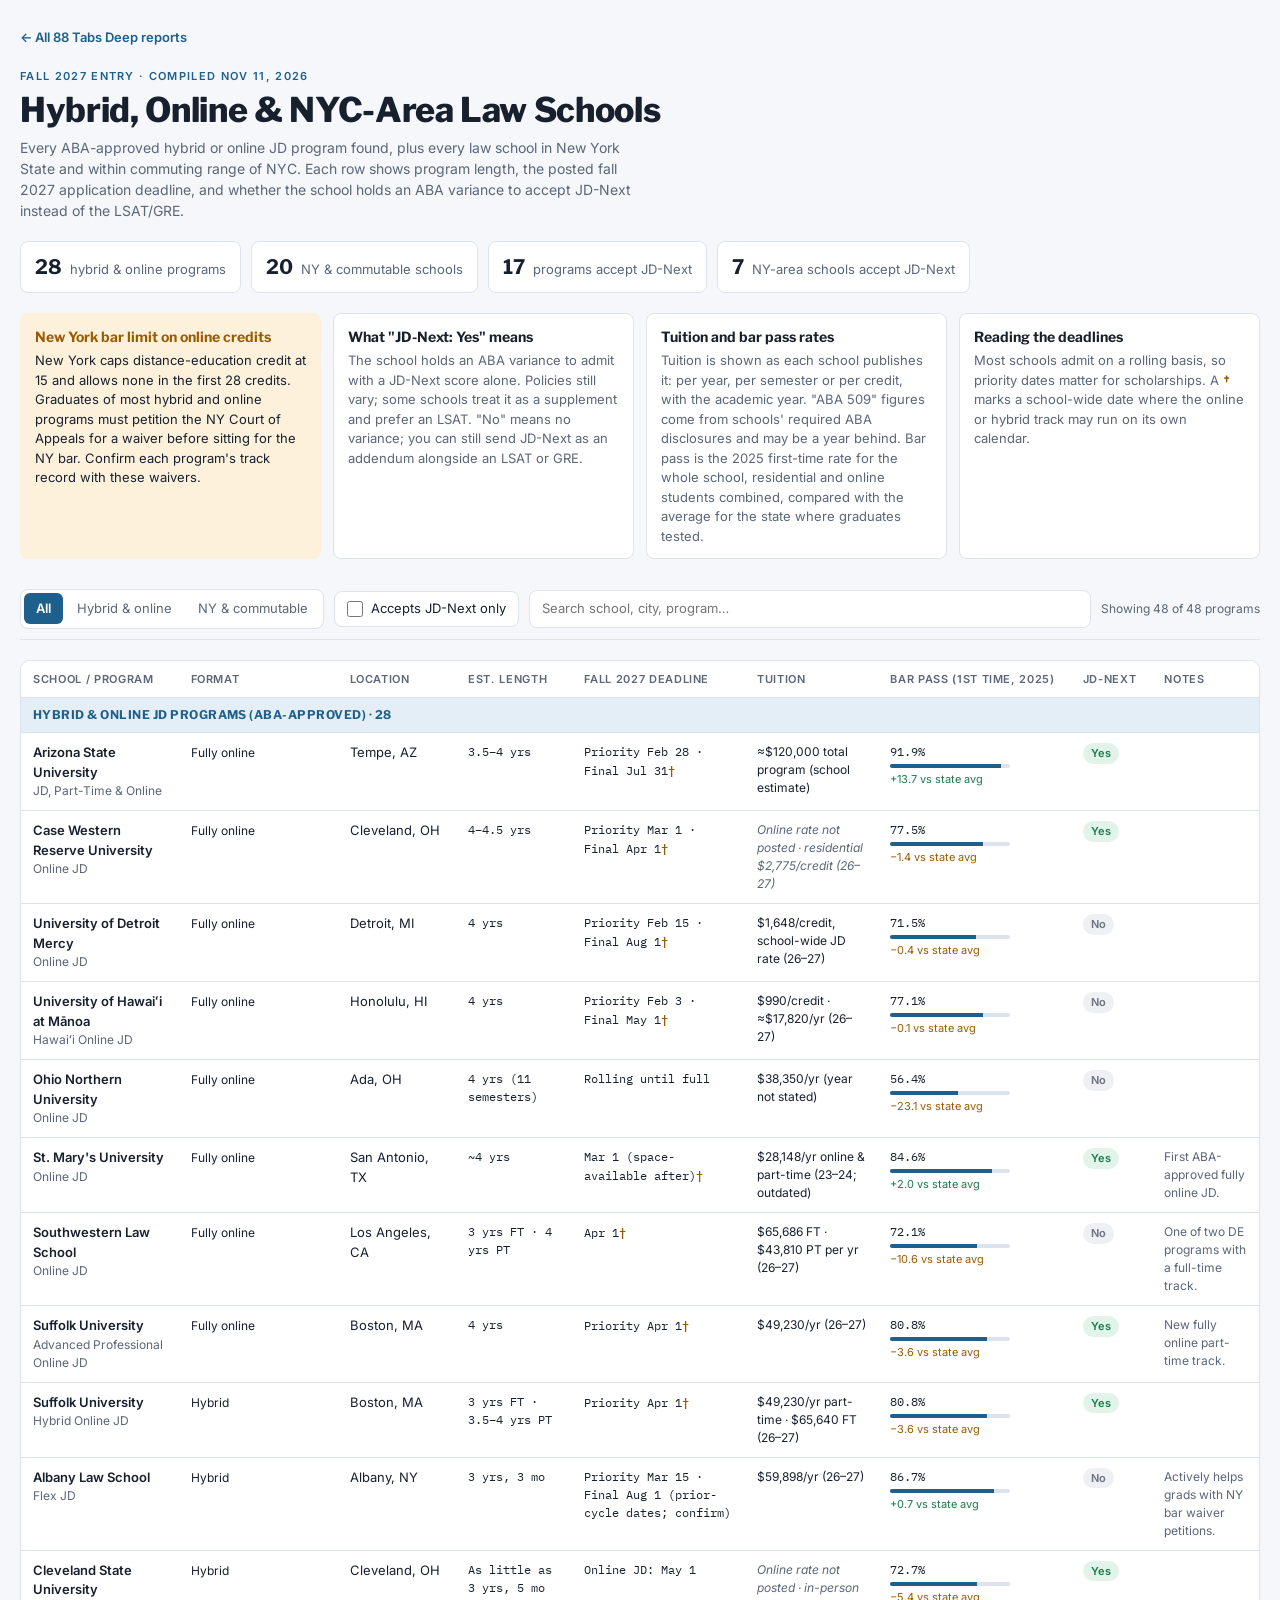
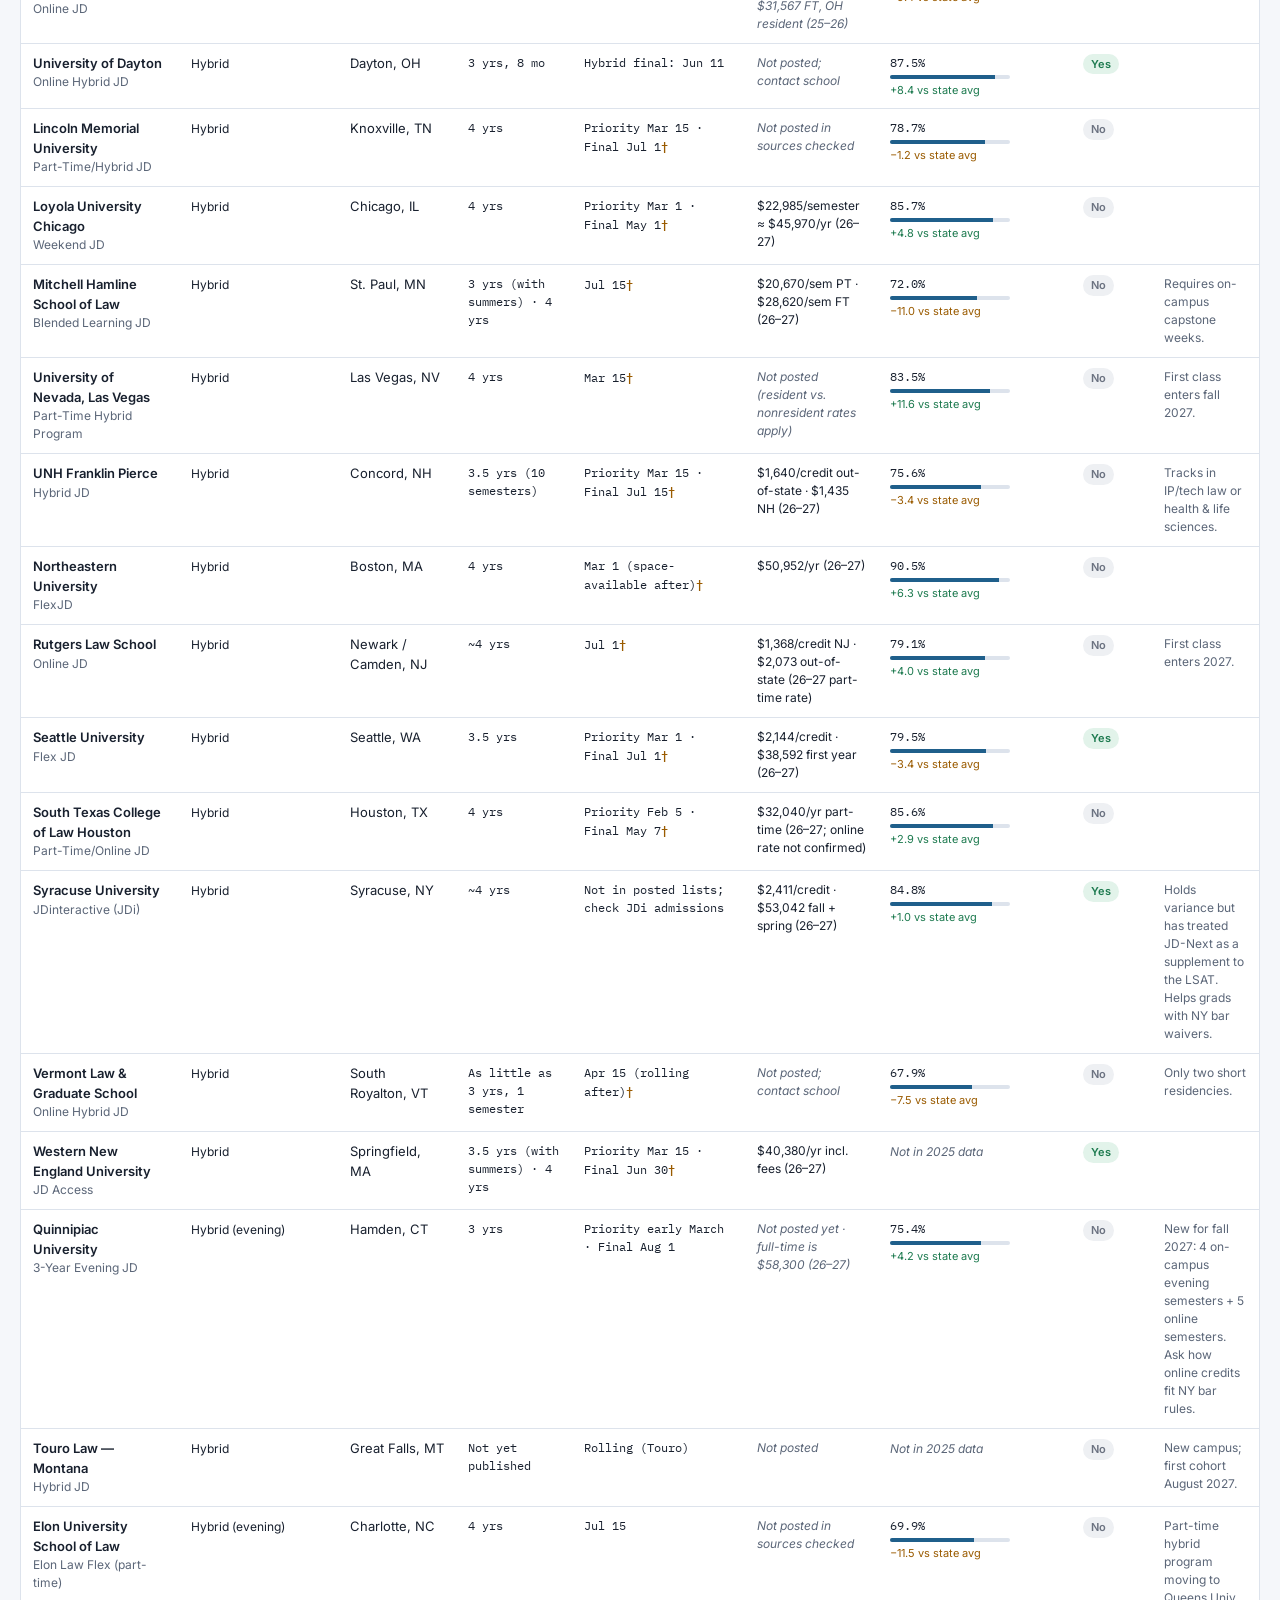
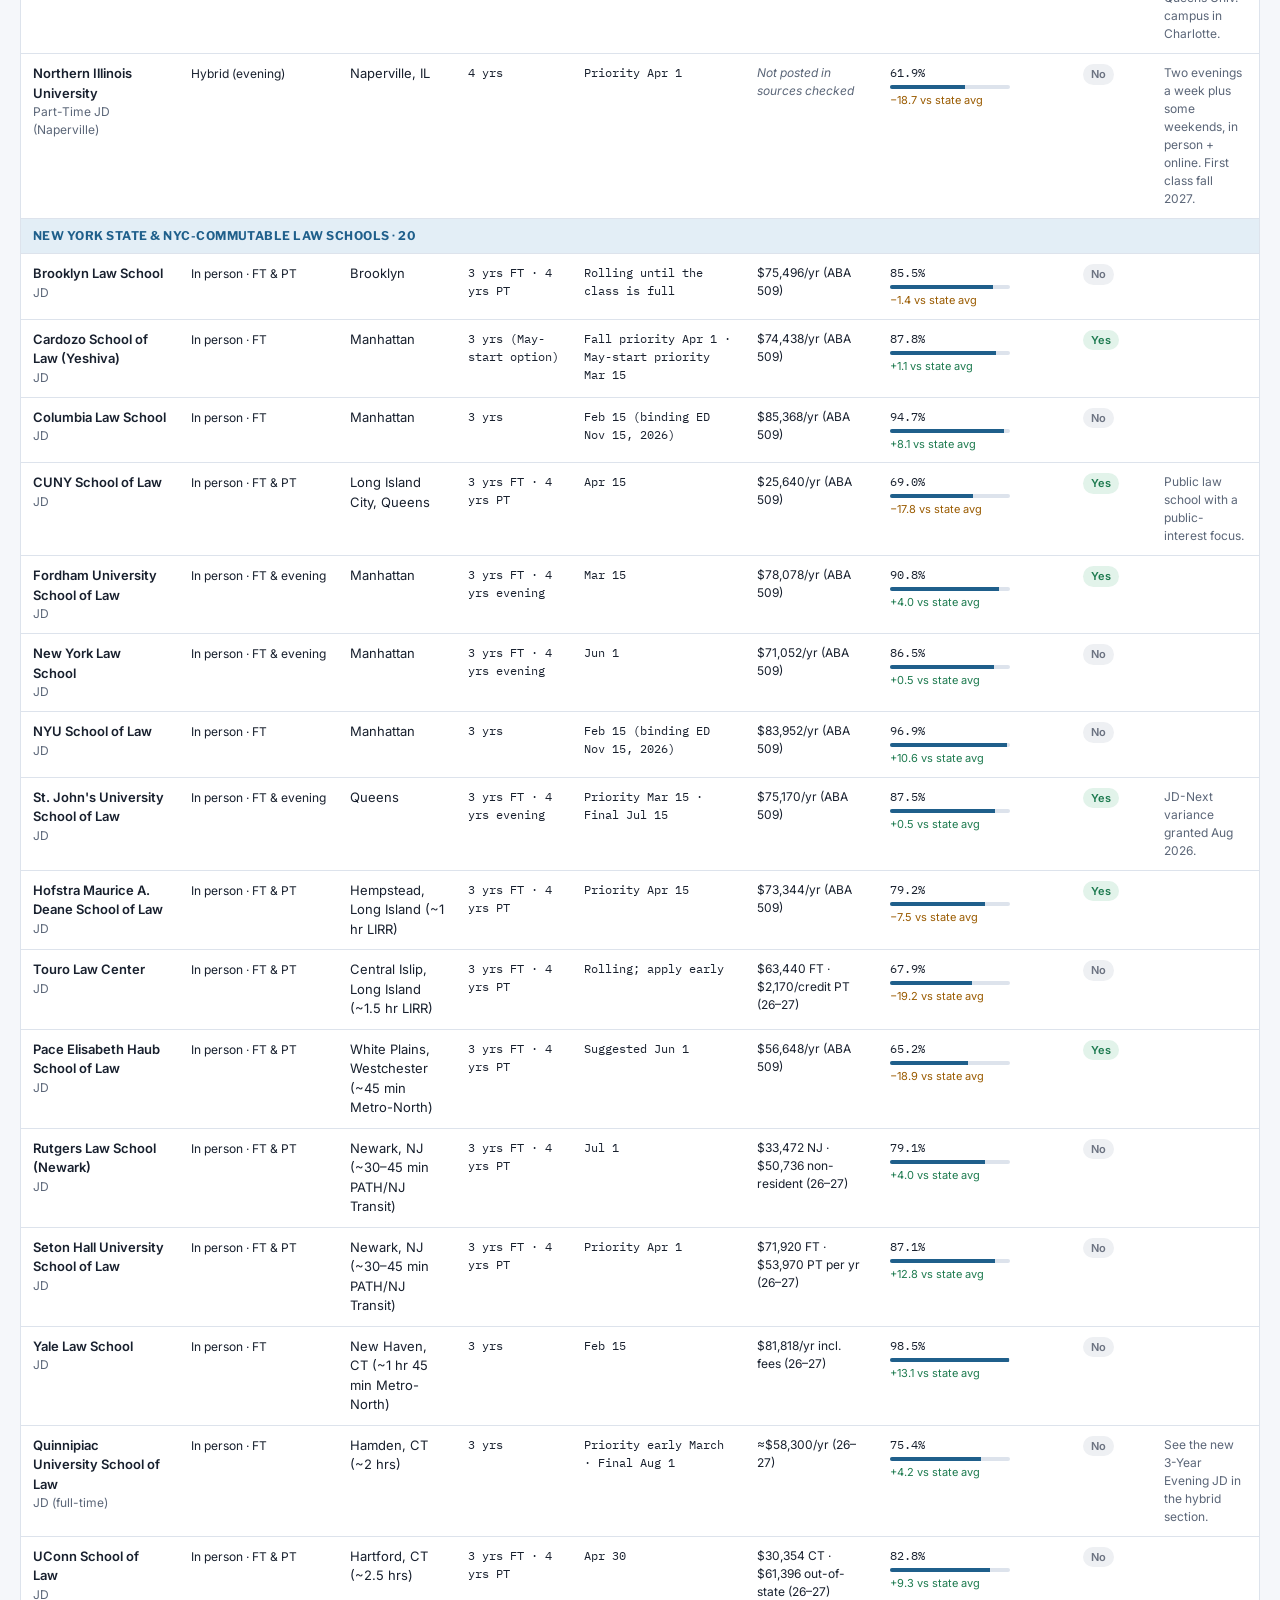
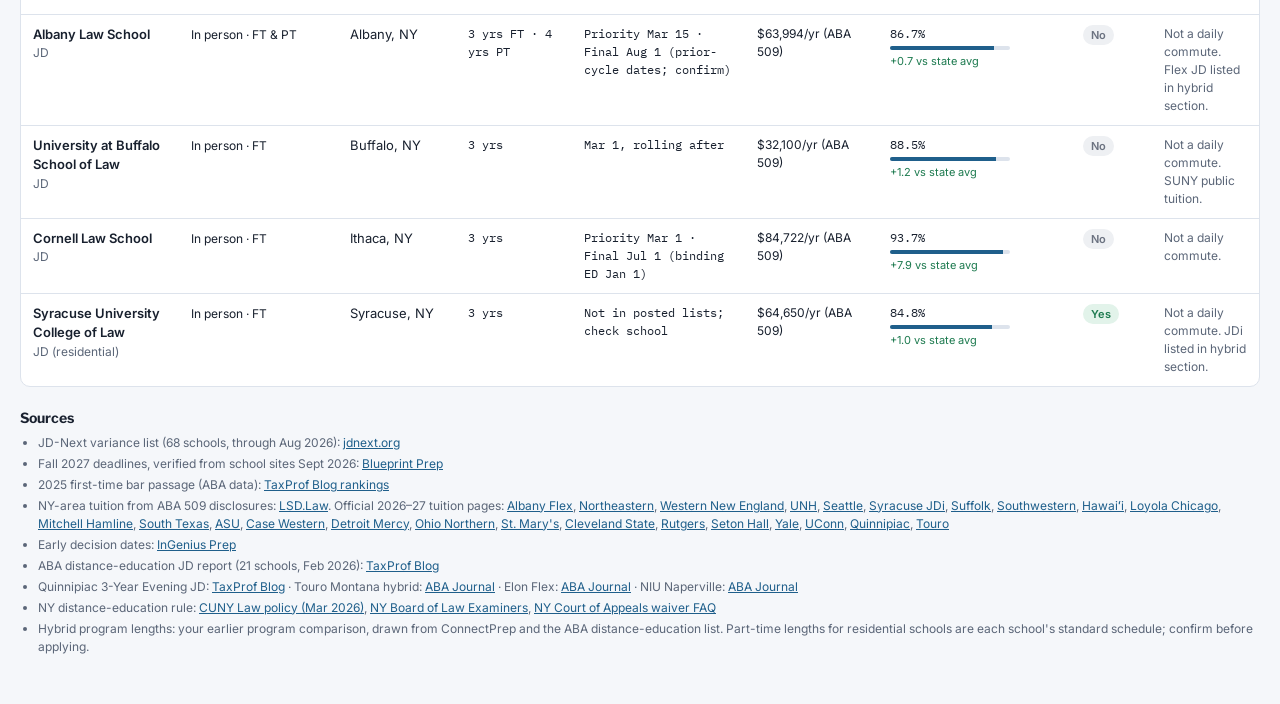
<file: index (1).html>
<!doctype html>
<html lang="en">
<head>
<meta charset="utf-8">
<meta name="viewport" content="width=device-width, initial-scale=1">
<title>Hybrid & NYC-Area JD Programs — 88 Tabs Deep</title>
<link rel="preconnect" href="https://fonts.googleapis.com">
<link rel="preconnect" href="https://fonts.gstatic.com" crossorigin>
<link rel="stylesheet" href="https://fonts.googleapis.com/css2?family=Libre+Franklin:wght@600;700;800&family=Inter:wght@400;500;600&family=IBM+Plex+Mono:wght@400;500&display=swap">
<style>
/* Layout: docket-style working table — header + summary, sticky filter bar, sortable table that stacks into cards on phones */
:root{
  --bg:#f5f7fa; --surface:#ffffff; --fg:#18202e; --muted:#5b6678; --line:#dde3ec;
  --accent:#1f5f8b; --accent-soft:#e3eef6;
  --yes:#1d7a4f; --yes-soft:#e2f3ea; --no:#6b7280; --no-soft:#eef0f3; --warn:#9a5b00; --warn-soft:#fdf1dc;
  --f-display:"Libre Franklin", "Helvetica Neue", Arial, sans-serif;
  --f-body:"Inter", system-ui, -apple-system, "Segoe UI", sans-serif;
  --f-mono:"IBM Plex Mono", ui-monospace, Menlo, Consolas, monospace;
}
@media (prefers-color-scheme: dark){:root:not([data-theme="light"]){
  --bg:#0f141c; --surface:#161d28; --fg:#e6ebf2; --muted:#9aa6b8; --line:#273142;
  --accent:#6fb2e0; --accent-soft:#1b2c3c;
  --yes:#5fd39a; --yes-soft:#163527; --no:#a3acb9; --no-soft:#222a36; --warn:#f0b35c; --warn-soft:#3a2c14; color-scheme:dark}}
:root[data-theme="dark"]{
  --bg:#0f141c; --surface:#161d28; --fg:#e6ebf2; --muted:#9aa6b8; --line:#273142;
  --accent:#6fb2e0; --accent-soft:#1b2c3c;
  --yes:#5fd39a; --yes-soft:#163527; --no:#a3acb9; --no-soft:#222a36; --warn:#f0b35c; --warn-soft:#3a2c14; color-scheme:dark}
body{background:var(--bg);color:var(--fg);font-family:var(--f-body);font-size:14px;line-height:1.5}
.wrap{max-width:1240px;margin:0 auto;padding-block:28px 48px;padding-left:max(16px, env(safe-area-inset-left, 0px));padding-right:max(16px, env(safe-area-inset-right, 0px));display:flex;flex-direction:column;gap:20px}
h1{font-family:var(--f-display);font-weight:800;font-size:clamp(24px,3.4vw,34px);line-height:1.15;margin:0;text-wrap:balance;letter-spacing:-0.01em}
.eyebrow{font-size:11px;letter-spacing:.12em;text-transform:uppercase;color:var(--accent);font-weight:600;margin:0 0 6px}
.lede{color:var(--muted);max-width:68ch;margin:8px 0 0}
.stats{display:flex;flex-wrap:wrap;gap:10px}
.stat{background:var(--surface);border:1px solid var(--line);border-radius:8px;padding:10px 14px;display:flex;align-items:baseline;gap:8px}
.stat b{font-family:var(--f-display);font-size:20px;font-variant-numeric:tabular-nums}
.stat span{color:var(--muted);font-size:13px}
.callouts{display:grid;grid-template-columns:repeat(auto-fit,minmax(280px,1fr));gap:12px}
.callout{background:var(--surface);border:1px solid var(--line);border-radius:8px;padding:12px 14px;min-width:0}
.callout h2{font-family:var(--f-display);font-size:14px;margin:0 0 4px}
.callout p{margin:0;color:var(--muted);font-size:13px}
.callout.warn{background:var(--warn-soft);border-color:transparent}
.callout.warn h2{color:var(--warn)}
.callout.warn p{color:var(--fg)}
.bar{position:sticky;top:env(safe-area-inset-top, 0px);z-index:5;background:var(--bg);padding-block:10px;display:flex;flex-wrap:wrap;gap:10px;align-items:center;border-bottom:1px solid var(--line)}
body::before{content:"";position:fixed;inset:0 0 auto;height:env(safe-area-inset-top, 0px);z-index:10;background:var(--bg)}
.seg{display:inline-flex;background:var(--surface);border:1px solid var(--line);border-radius:8px;padding:3px;gap:2px;flex-wrap:wrap}
.seg button{font:inherit;font-size:13px;border:0;background:transparent;color:var(--muted);padding:6px 12px;border-radius:6px;cursor:pointer}
.seg button[aria-pressed="true"]{background:var(--accent);color:var(--surface);font-weight:600}
.seg button:focus-visible,.toggle input:focus-visible,#q:focus-visible,th button:focus-visible{outline:2px solid var(--accent);outline-offset:2px}
.toggle{display:inline-flex;align-items:center;gap:8px;font-size:13px;background:var(--surface);border:1px solid var(--line);border-radius:8px;padding:7px 12px;cursor:pointer}
.toggle input{accent-color:var(--yes);width:16px;height:16px;margin:0}
#q{font:inherit;font-size:13px;background:var(--surface);color:var(--fg);border:1px solid var(--line);border-radius:8px;padding:8px 12px;flex:1 1 200px;min-width:0}
.count{font-size:12px;color:var(--muted);margin-left:auto;font-variant-numeric:tabular-nums}
.tablebox{overflow-x:auto;background:var(--surface);border:1px solid var(--line);border-radius:10px}
table{width:100%;border-collapse:collapse;font-size:13px}
th{text-align:left;font-size:11px;letter-spacing:.06em;text-transform:uppercase;color:var(--muted);font-weight:600;border-bottom:1px solid var(--line);padding:0;white-space:nowrap;background:var(--surface)}
th button{all:unset;display:block;padding:10px 12px;cursor:pointer}
th button::after{content:"";margin-left:4px}
th[aria-sort="ascending"] button::after{content:"↑"}
th[aria-sort="descending"] button::after{content:"↓"}
td{padding:10px 12px;border-bottom:1px solid var(--line);vertical-align:top}
tr:last-child td{border-bottom:0}
tr.grp td{background:var(--accent-soft);font-family:var(--f-display);font-weight:700;font-size:12px;letter-spacing:.04em;text-transform:uppercase;color:var(--accent);padding:8px 12px}
.school{font-weight:600}
.prog{color:var(--muted);font-size:12px}
.mono{font-family:var(--f-mono);font-size:12px;font-variant-numeric:tabular-nums}
.chip{display:inline-block;font-size:11px;font-weight:600;padding:2px 8px;border-radius:999px;white-space:nowrap}
.chip.y{background:var(--yes-soft);color:var(--yes)}
.chip.n{background:var(--no-soft);color:var(--no)}
.fmt{font-size:12px;white-space:nowrap}
.note{color:var(--muted);font-size:12px;max-width:34ch}
.tu{font-size:12px;max-width:24ch}
.na{color:var(--muted);font-style:italic;font-size:12px}
.bp{display:flex;flex-direction:column;gap:3px;min-width:110px}
.meter{display:block;height:4px;border-radius:2px;background:var(--line);overflow:hidden;width:100%;max-width:120px}
.meter i{display:block;height:100%;background:var(--accent)}
.vs{font-size:11px;white-space:nowrap}
.vs.up{color:var(--yes)}
.vs.down{color:var(--warn)}
.flag{color:var(--warn);font-weight:600}
.sources{font-size:12px;color:var(--muted)}
.sources h2{font-family:var(--f-display);font-size:14px;color:var(--fg);margin:0 0 6px}
.sources ul{margin:0;padding-left:18px;display:grid;gap:3px}
.sources a{color:var(--accent)}
@media (max-width:760px){
  thead{display:none}
  table,tbody,tr,td{display:block;width:100%}
  .tablebox{background:transparent;border:0;overflow:visible}
  tbody{display:flex;flex-direction:column;gap:10px}
  tr.row{background:var(--surface);border:1px solid var(--line);border-radius:10px;padding:10px 12px;display:grid;grid-template-columns:1fr 1fr;gap:6px 12px}
  tr.row td{border:0;padding:0;min-width:0}
  tr.row td::before{content:attr(data-l);display:block;font-size:10px;letter-spacing:.08em;text-transform:uppercase;color:var(--muted);font-weight:600}
  tr.row td.c-school{grid-column:1/-1}
  tr.row td.c-school::before{display:none}
  tr.row td.c-note{grid-column:1/-1}
  tr.row td.c-note:empty{display:none}
  .note{max-width:none}
  tr.grp td{border-radius:8px}
  .count{margin-left:0;width:100%}
}
@media (prefers-reduced-motion:reduce){*{transition:none!important}}
body{margin:0}
.back{font-size:13px;color:var(--accent);text-decoration:none;font-weight:600}
</style>
</head>
<body>

<div class="wrap">
  <a class="back" href="../../">← All 88 Tabs Deep reports</a>
  <header>
    <p class="eyebrow">Fall 2027 entry · compiled Nov 11, 2026</p>
    <h1>Hybrid, Online &amp; NYC-Area Law Schools</h1>
    <p class="lede">Every ABA-approved hybrid or online JD program found, plus every law school in New York State and within commuting range of NYC. Each row shows program length, the posted fall 2027 application deadline, and whether the school holds an ABA variance to accept JD-Next instead of the LSAT/GRE.</p>
  </header>

  <div class="stats" id="stats"></div>

  <div class="callouts">
    <div class="callout warn">
      <h2>New York bar limit on online credits</h2>
      <p>New York caps distance-education credit at 15 and allows none in the first 28 credits. Graduates of most hybrid and online programs must petition the NY Court of Appeals for a waiver before sitting for the NY bar. Confirm each program's track record with these waivers.</p>
    </div>
    <div class="callout">
      <h2>What "JD-Next: Yes" means</h2>
      <p>The school holds an ABA variance to admit with a JD-Next score alone. Policies still vary; some schools treat it as a supplement and prefer an LSAT. "No" means no variance; you can still send JD-Next as an addendum alongside an LSAT or GRE.</p>
    </div>
    <div class="callout">
      <h2>Tuition and bar pass rates</h2>
      <p>Tuition is shown as each school publishes it: per year, per semester or per credit, with the academic year. "ABA 509" figures come from schools' required ABA disclosures and may be a year behind. Bar pass is the 2025 first-time rate for the whole school, residential and online students combined, compared with the average for the state where graduates tested.</p>
    </div>
    <div class="callout">
      <h2>Reading the deadlines</h2>
      <p>Most schools admit on a rolling basis, so priority dates matter for scholarships. A <span class="flag">†</span> marks a school-wide date where the online or hybrid track may run on its own calendar.</p>
    </div>
  </div>

  <div class="bar" role="toolbar" aria-label="Filters">
    <div class="seg" id="seg">
      <button type="button" id="f-all" data-v="all" aria-pressed="true">All</button>
      <button type="button" id="f-hy" data-v="hy" aria-pressed="false">Hybrid &amp; online</button>
      <button type="button" id="f-ny" data-v="ny" aria-pressed="false">NY &amp; commutable</button>
    </div>
    <label class="toggle" for="jdn"><input type="checkbox" id="jdn"> Accepts JD-Next only</label>
    <input type="search" id="q" placeholder="Search school, city, program…" aria-label="Search">
    <span class="count" id="count"></span>
  </div>

  <div class="tablebox">
    <table>
      <thead><tr id="hdr"></tr></thead>
      <tbody id="tb"></tbody>
    </table>
  </div>

  <section class="sources">
    <h2>Sources</h2>
    <ul>
      <li>JD-Next variance list (68 schools, through Aug 2026): <a href="https://jdnext.org/for-schools/jd-next-variance-schools/">jdnext.org</a></li>
      <li>Fall 2027 deadlines, verified from school sites Sept 2026: <a href="https://blog.blueprintprep.com/lsat/law-school-application-deadlines/">Blueprint Prep</a></li>
      <li>2025 first-time bar passage (ABA data): <a href="https://taxprofblog.aals.org/2026/05/10/law-school-rankings-by-first-time-bar-passage-rate-class-of-2025/">TaxProf Blog rankings</a></li>
      <li>NY-area tuition from ABA 509 disclosures: <a href="https://lsd.law/schools/in/new-york">LSD.Law</a>. Official 2026–27 tuition pages: <a href="https://www.albanylaw.edu/applications-admissions/cost-attendance-flex-juris-doctor-jd-students">Albany Flex</a>, <a href="https://law.northeastern.edu/admissions/flexjd/tuition-and-budgeting">Northeastern</a>, <a href="https://wne.edu/law/cost-and-aid/juris-doctor">Western New England</a>, <a href="https://www.unh.edu/business-services/tuition-fees/unh-franklin-pierce-school-law-tuition-fees">UNH</a>, <a href="https://law.seattleu.edu/student-life/student-services/student-financial-services/tuition-and-fees">Seattle</a>, <a href="https://law.syracuse.edu/financial-aid/cost-of-attendance-jdinteractive">Syracuse JDi</a>, <a href="https://www.suffolk.edu/about/directory/student-account-services/tuition-fees/tuition-rates-2026-27">Suffolk</a>, <a href="https://www.swlaw.edu/node/221">Southwestern</a>, <a href="https://law.hawaii.edu/admissions/tuition/">Hawaiʻi</a>, <a href="https://www.luc.edu/bursar/tuitionfees/2026-2027/law/">Loyola Chicago</a>, <a href="https://mitchellhamline.edu/student-finances/tuition-page/2026-27-tuition-and-fees/">Mitchell Hamline</a>, <a href="https://www.stcl.edu/admissions/tuition-and-fees/">South Texas</a>, <a href="https://law.asu.edu/degree-programs/jd-online-new">ASU</a>, <a href="https://case.edu/law/admissions/jd-admissions/jd-tuition-and-aid">Case Western</a>, <a href="https://law.udmercy.edu/students/financial-aid1/tuition-cost-of-attendance.php">Detroit Mercy</a>, <a href="https://law.onu.edu/tuition-and-financial-aid">Ohio Northern</a>, <a href="https://law.stmarytx.edu/?p=2110">St. Mary's</a>, <a href="https://www.law.csuohio.edu/admissions/financing/tuition">Cleveland State</a>, <a href="https://law.rutgers.edu/cost">Rutgers</a>, <a href="https://law.shu.edu/financial-aid/tuition-and-fees.html">Seton Hall</a>, <a href="https://catalog.yale.edu/law/admissions-expenses-financial-aid/">Yale</a>, <a href="https://law.uconn.edu/student-life/tuition-and-financial-aid/tuition-fees-and-cost-of-attendance/">UConn</a>, <a href="https://law.qu.edu/tuition-and-financial-aid/costs-and-budgets">Quinnipiac</a>, <a href="https://www.tourolaw.edu/admissions/31">Touro</a></li>
      <li>Early decision dates: <a href="https://ingeniusprep.com/blog/law-schools-with-early-decision/">InGenius Prep</a></li>
      <li>ABA distance-education JD report (21 schools, Feb 2026): <a href="https://taxprofblog.aals.org/2026/09/27/21-law-schools-offer-online-jd-degrees/">TaxProf Blog</a></li>
      <li>Quinnipiac 3-Year Evening JD: <a href="https://taxprofblog.aals.org/2026/09/12/quinnipiac-launches-three-year-evening-jd/">TaxProf Blog</a> · Touro Montana hybrid: <a href="https://www.abajournal.com/news/article/touro-law-to-expand-to-montana-with-hybrid-program">ABA Journal</a> · Elon Flex: <a href="https://www.abajournal.com/news/article/elon-university-gets-nod-from-legal-ed-council-to-move-forward-on-merger">ABA Journal</a> · NIU Naperville: <a href="https://www.abajournal.com/news/article/high-point-northern-illinois-law-schools-get-nod-from-legal-ed-council">ABA Journal</a></li>
      <li>NY distance-education rule: <a href="https://www.law.cuny.edu/wp-content/uploads/page-assets/it/distance-learning/Distance-Education-Policy-3_24_26.pdf">CUNY Law policy (Mar 2026)</a>, <a href="https://nybarexam.org/Eligible/Eligibility.htm">NY Board of Law Examiners</a>, <a href="https://www.nycourts.gov/CTAPPs/admattrnyfaq.html">NY Court of Appeals waiver FAQ</a></li>
      <li>Hybrid program lengths: your earlier program comparison, drawn from ConnectPrep and the ABA distance-education list. Part-time lengths for residential schools are each school's standard schedule; confirm before applying.</li>
    </ul>
  </section>
</div>

<script>
const D = [
 // Hybrid & fully online (national)
 ["hy","Arizona State University","JD, Part-Time & Online","Fully online","Tempe, AZ","National","3.5–4 yrs",3.75,"Priority Feb 28 · Final Jul 31†",20270228,"Y",""],
 ["hy","Case Western Reserve University","Online JD","Fully online","Cleveland, OH","National","4–4.5 yrs",4.25,"Priority Mar 1 · Final Apr 1†",20270301,"Y",""],
 ["hy","University of Detroit Mercy","Online JD","Fully online","Detroit, MI","National","4 yrs",4,"Priority Feb 15 · Final Aug 1†",20270215,"N",""],
 ["hy","University of Hawaiʻi at Mānoa","Hawaiʻi Online JD","Fully online","Honolulu, HI","National","4 yrs",4,"Priority Feb 3 · Final May 1†",20270203,"N",""],
 ["hy","Ohio Northern University","Online JD","Fully online","Ada, OH","National","4 yrs (11 semesters)",4,"Rolling until full",99999999,"N",""],
 ["hy","St. Mary's University","Online JD","Fully online","San Antonio, TX","National","~4 yrs",4,"Mar 1 (space-available after)†",20270301,"Y","First ABA-approved fully online JD."],
 ["hy","Southwestern Law School","Online JD","Fully online","Los Angeles, CA","National","3 yrs FT · 4 yrs PT",3,"Apr 1†",20270401,"N","One of two DE programs with a full-time track."],
 ["hy","Suffolk University","Advanced Professional Online JD","Fully online","Boston, MA","National","4 yrs",4,"Priority Apr 1†",20270401,"Y","New fully online part-time track."],
 ["hy","Suffolk University","Hybrid Online JD","Hybrid","Boston, MA","National","3 yrs FT · 3.5–4 yrs PT",3,"Priority Apr 1†",20270401,"Y",""],
 ["hy","Albany Law School","Flex JD","Hybrid","Albany, NY","Upstate NY","3 yrs, 3 mo",3.25,"Priority Mar 15 · Final Aug 1 (prior-cycle dates; confirm)",20270315,"N","Actively helps grads with NY bar waiver petitions."],
 ["hy","Cleveland State University","Online JD","Hybrid","Cleveland, OH","National","As little as 3 yrs, 5 mo",3.42,"Online JD: May 1",20270501,"Y",""],
 ["hy","University of Dayton","Online Hybrid JD","Hybrid","Dayton, OH","National","3 yrs, 8 mo",3.67,"Hybrid final: Jun 11",20270611,"Y",""],
 ["hy","Lincoln Memorial University","Part-Time/Hybrid JD","Hybrid","Knoxville, TN","National","4 yrs",4,"Priority Mar 15 · Final Jul 1†",20270315,"N",""],
 ["hy","Loyola University Chicago","Weekend JD","Hybrid","Chicago, IL","National","4 yrs",4,"Priority Mar 1 · Final May 1†",20270301,"N",""],
 ["hy","Mitchell Hamline School of Law","Blended Learning JD","Hybrid","St. Paul, MN","National","3 yrs (with summers) · 4 yrs",3,"Jul 15†",20270715,"N","Requires on-campus capstone weeks."],
 ["hy","University of Nevada, Las Vegas","Part-Time Hybrid Program","Hybrid","Las Vegas, NV","National","4 yrs",4,"Mar 15†",20270315,"N","First class enters fall 2027."],
 ["hy","UNH Franklin Pierce","Hybrid JD","Hybrid","Concord, NH","National","3.5 yrs (10 semesters)",3.5,"Priority Mar 15 · Final Jul 15†",20270315,"N","Tracks in IP/tech law or health & life sciences."],
 ["hy","Northeastern University","FlexJD","Hybrid","Boston, MA","National","4 yrs",4,"Mar 1 (space-available after)†",20270301,"N",""],
 ["hy","Rutgers Law School","Online JD","Hybrid","Newark / Camden, NJ","NJ","~4 yrs",4,"Jul 1†",20270701,"N","First class enters 2027."],
 ["hy","Seattle University","Flex JD","Hybrid","Seattle, WA","National","3.5 yrs",3.5,"Priority Mar 1 · Final Jul 1†",20270301,"Y",""],
 ["hy","South Texas College of Law Houston","Part-Time/Online JD","Hybrid","Houston, TX","National","4 yrs",4,"Priority Feb 5 · Final May 7†",20270205,"N",""],
 ["hy","Syracuse University","JDinteractive (JDi)","Hybrid","Syracuse, NY","Upstate NY","~4 yrs",4,"Not in posted lists; check JDi admissions",99999998,"Y","Holds variance but has treated JD-Next as a supplement to the LSAT. Helps grads with NY bar waivers."],
 ["hy","Vermont Law & Graduate School","Online Hybrid JD","Hybrid","South Royalton, VT","National","As little as 3 yrs, 1 semester",3.17,"Apr 15 (rolling after)†",20270415,"N","Only two short residencies."],
 ["hy","Western New England University","JD Access","Hybrid","Springfield, MA","National","3.5 yrs (with summers) · 4 yrs",3.5,"Priority Mar 15 · Final Jun 30†",20270315,"Y",""],
 ["hy","Quinnipiac University","3-Year Evening JD","Hybrid (evening)","Hamden, CT","CT","3 yrs",3,"Priority early March · Final Aug 1",20270305,"N","New for fall 2027: 4 on-campus evening semesters + 5 online semesters. Ask how online credits fit NY bar rules."],
 ["hy","Touro Law — Montana","Hybrid JD","Hybrid","Great Falls, MT","National","Not yet published",9,"Rolling (Touro)",99999999,"N","New campus; first cohort August 2027."],
 ["hy","Elon University School of Law","Elon Law Flex (part-time)","Hybrid (evening)","Charlotte, NC","National","4 yrs",4,"Jul 15",20270715,"N","Part-time hybrid program moving to Queens Univ. campus in Charlotte."],
 ["hy","Northern Illinois University","Part-Time JD (Naperville)","Hybrid (evening)","Naperville, IL","National","4 yrs",4,"Priority Apr 1",20270401,"N","Two evenings a week plus some weekends, in person + online. First class fall 2027."],
 // NY & commutable — residential
 ["ny","Brooklyn Law School","JD","In person · FT & PT","Brooklyn","NYC","3 yrs FT · 4 yrs PT",3,"Rolling until the class is full",99999999,"N",""],
 ["ny","Cardozo School of Law (Yeshiva)","JD","In person · FT","Manhattan","NYC","3 yrs (May-start option)",3,"Fall priority Apr 1 · May-start priority Mar 15",20270401,"Y",""],
 ["ny","Columbia Law School","JD","In person · FT","Manhattan","NYC","3 yrs",3,"Feb 15 (binding ED Nov 15, 2026)",20270215,"N",""],
 ["ny","CUNY School of Law","JD","In person · FT & PT","Long Island City, Queens","NYC","3 yrs FT · 4 yrs PT",3,"Apr 15",20270415,"Y","Public law school with a public-interest focus."],
 ["ny","Fordham University School of Law","JD","In person · FT & evening","Manhattan","NYC","3 yrs FT · 4 yrs evening",3,"Mar 15",20270315,"Y",""],
 ["ny","New York Law School","JD","In person · FT & evening","Manhattan","NYC","3 yrs FT · 4 yrs evening",3,"Jun 1",20270601,"N",""],
 ["ny","NYU School of Law","JD","In person · FT","Manhattan","NYC","3 yrs",3,"Feb 15 (binding ED Nov 15, 2026)",20270215,"N",""],
 ["ny","St. John's University School of Law","JD","In person · FT & evening","Queens","NYC","3 yrs FT · 4 yrs evening",3,"Priority Mar 15 · Final Jul 15",20270315,"Y","JD-Next variance granted Aug 2026."],
 ["ny","Hofstra Maurice A. Deane School of Law","JD","In person · FT & PT","Hempstead, Long Island (~1 hr LIRR)","Long Island","3 yrs FT · 4 yrs PT",3,"Priority Apr 15",20270415,"Y",""],
 ["ny","Touro Law Center","JD","In person · FT & PT","Central Islip, Long Island (~1.5 hr LIRR)","Long Island","3 yrs FT · 4 yrs PT",3,"Rolling; apply early",99999999,"N",""],
 ["ny","Pace Elisabeth Haub School of Law","JD","In person · FT & PT","White Plains, Westchester (~45 min Metro-North)","Westchester","3 yrs FT · 4 yrs PT",3,"Suggested Jun 1",20270601,"Y",""],
 ["ny","Rutgers Law School (Newark)","JD","In person · FT & PT","Newark, NJ (~30–45 min PATH/NJ Transit)","NJ","3 yrs FT · 4 yrs PT",3,"Jul 1",20270701,"N",""],
 ["ny","Seton Hall University School of Law","JD","In person · FT & PT","Newark, NJ (~30–45 min PATH/NJ Transit)","NJ","3 yrs FT · 4 yrs PT",3,"Priority Apr 1",20270401,"N",""],
 ["ny","Yale Law School","JD","In person · FT","New Haven, CT (~1 hr 45 min Metro-North)","CT","3 yrs",3,"Feb 15",20270215,"N",""],
 ["ny","Quinnipiac University School of Law","JD (full-time)","In person · FT","Hamden, CT (~2 hrs)","CT","3 yrs",3,"Priority early March · Final Aug 1",20270305,"N","See the new 3-Year Evening JD in the hybrid section."],
 ["ny","UConn School of Law","JD","In person · FT & PT","Hartford, CT (~2.5 hrs)","CT","3 yrs FT · 4 yrs PT",3,"Apr 30",20270430,"N",""],
 ["ny","Albany Law School","JD","In person · FT & PT","Albany, NY","Upstate NY","3 yrs FT · 4 yrs PT",3,"Priority Mar 15 · Final Aug 1 (prior-cycle dates; confirm)",20270315,"N","Not a daily commute. Flex JD listed in hybrid section."],
 ["ny","University at Buffalo School of Law","JD","In person · FT","Buffalo, NY","Upstate NY","3 yrs",3,"Mar 1, rolling after",20270301,"N","Not a daily commute. SUNY public tuition."],
 ["ny","Cornell Law School","JD","In person · FT","Ithaca, NY","Upstate NY","3 yrs",3,"Priority Mar 1 · Final Jul 1 (binding ED Jan 1)",20270301,"N","Not a daily commute."],
 ["ny","Syracuse University College of Law","JD (residential)","In person · FT","Syracuse, NY","Upstate NY","3 yrs",3,"Not in posted lists; check school",99999998,"Y","Not a daily commute. JDi listed in hybrid section."],
];
// [tuition as published, approx. annual $ for sorting (99999 = not posted), 2025 first-time bar pass %, points vs. state average]
const X={
 "Arizona State University|JD, Part-Time & Online":["≈$120,000 total program (school estimate)",30000,91.94,13.71],
 "Case Western Reserve University|Online JD":["Online rate not posted · residential $2,775/credit (26–27)",99999,77.46,-1.41],
 "University of Detroit Mercy|Online JD":["$1,648/credit, school-wide JD rate (26–27)",39552,71.53,-0.36],
 "University of Hawaiʻi at Mānoa|Hawaiʻi Online JD":["$990/credit · ≈$17,820/yr (26–27)",17820,77.08,-0.08],
 "Ohio Northern University|Online JD":["$38,350/yr (year not stated)",38350,56.41,-23.10],
 "St. Mary's University|Online JD":["$28,148/yr online & part-time (23–24; outdated)",28148,84.62,2.04],
 "Southwestern Law School|Online JD":["$65,686 FT · $43,810 PT per yr (26–27)",43810,72.07,-10.60],
 "Suffolk University|Advanced Professional Online JD":["$49,230/yr (26–27)",49230,80.75,-3.58],
 "Suffolk University|Hybrid Online JD":["$49,230/yr part-time · $65,640 FT (26–27)",49230,80.75,-3.58],
 "Albany Law School|Flex JD":["$59,898/yr (26–27)",59898,86.71,0.69],
 "Cleveland State University|Online JD":["Online rate not posted · in-person $31,567 FT, OH resident (25–26)",99999,72.65,-5.37],
 "University of Dayton|Online Hybrid JD":["Not posted; contact school",99999,87.50,8.44],
 "Lincoln Memorial University|Part-Time/Hybrid JD":["Not posted in sources checked",99999,78.70,-1.22],
 "Loyola University Chicago|Weekend JD":["$22,985/semester ≈ $45,970/yr (26–27)",45970,85.71,4.77],
 "Mitchell Hamline School of Law|Blended Learning JD":["$20,670/sem PT · $28,620/sem FT (26–27)",41340,71.95,-10.98],
 "University of Nevada, Las Vegas|Part-Time Hybrid Program":["Not posted (resident vs. nonresident rates apply)",99999,83.47,11.64],
 "UNH Franklin Pierce|Hybrid JD":["$1,640/credit out-of-state · $1,435 NH (26–27)",39360,75.57,-3.38],
 "Northeastern University|FlexJD":["$50,952/yr (26–27)",50952,90.52,6.25],
 "Rutgers Law School|Online JD":["$1,368/credit NJ · $2,073 out-of-state (26–27 part-time rate)",30096,79.11,4.03],
 "Seattle University|Flex JD":["$2,144/credit · $38,592 first year (26–27)",38592,79.51,-3.44],
 "South Texas College of Law Houston|Part-Time/Online JD":["$32,040/yr part-time (26–27; online rate not confirmed)",32040,85.56,2.87],
 "Syracuse University|JDinteractive (JDi)":["$2,411/credit · $53,042 fall + spring (26–27)",53042,84.77,0.97],
 "Vermont Law & Graduate School|Online Hybrid JD":["Not posted; contact school",99999,67.91,-7.55],
 "Western New England University|JD Access":["$40,380/yr incl. fees (26–27)",40380,null,null],
 "Quinnipiac University|3-Year Evening JD":["Not posted yet · full-time is $58,300 (26–27)",99999,75.44,4.15],
 "Touro Law — Montana|Hybrid JD":["Not posted",99999,null,null],
 "Elon University School of Law|Elon Law Flex (part-time)":["Not posted in sources checked",99999,69.92,-11.47],
 "Northern Illinois University|Part-Time JD (Naperville)":["Not posted in sources checked",99999,61.90,-18.74],
 "Brooklyn Law School|JD":["$75,496/yr (ABA 509)",75496,85.47,-1.42],
 "Cardozo School of Law (Yeshiva)|JD":["$74,438/yr (ABA 509)",74438,87.83,1.06],
 "Columbia Law School|JD":["$85,368/yr (ABA 509)",85368,94.73,8.13],
 "CUNY School of Law|JD":["$25,640/yr (ABA 509)",25640,69.04,-17.81],
 "Fordham University School of Law|JD":["$78,078/yr (ABA 509)",78078,90.80,4.02],
 "New York Law School|JD":["$71,052/yr (ABA 509)",71052,86.47,0.53],
 "NYU School of Law|JD":["$83,952/yr (ABA 509)",83952,96.94,10.57],
 "St. John's University School of Law|JD":["$75,170/yr (ABA 509)",75170,87.55,0.47],
 "Hofstra Maurice A. Deane School of Law|JD":["$73,344/yr (ABA 509)",73344,79.17,-7.51],
 "Touro Law Center|JD":["$63,440 FT · $2,170/credit PT (26–27)",63440,67.86,-19.22],
 "Pace Elisabeth Haub School of Law|JD":["$56,648/yr (ABA 509)",56648,65.18,-18.87],
 "Rutgers Law School (Newark)|JD":["$33,472 NJ · $50,736 non-resident (26–27)",33472,79.11,4.03],
 "Seton Hall University School of Law|JD":["$71,920 FT · $53,970 PT per yr (26–27)",71920,87.13,12.75],
 "Yale Law School|JD":["$81,818/yr incl. fees (26–27)",81818,98.54,13.14],
 "Quinnipiac University School of Law|JD (full-time)":["≈$58,300/yr (26–27)",58300,75.44,4.15],
 "UConn School of Law|JD":["$30,354 CT · $61,396 out-of-state (26–27)",30354,82.81,9.26],
 "Albany Law School|JD":["$63,994/yr (ABA 509)",63994,86.71,0.69],
 "University at Buffalo School of Law|JD":["$32,100/yr (ABA 509)",32100,88.46,1.23],
 "Cornell Law School|JD":["$84,722/yr (ABA 509)",84722,93.68,7.88],
 "Syracuse University College of Law|JD (residential)":["$64,650/yr (ABA 509)",64650,84.77,0.97],
};
D.forEach(r=>{const x=X[r[1]+"|"+r[2]]||["Not posted",99999,null,null];r.push(x[0],x[1],x[2]==null?-1:x[2],x[3]);});
const COLS=[["school","School / program"],["fmt","Format"],["loc","Location"],["len","Est. length"],["dl","Fall 2027 deadline"],["tu","Tuition"],["bar","Bar pass (1st time, 2025)"],["jd","JD-Next"],["note","Notes"]];
const KEY={school:1,fmt:3,loc:4,len:7,dl:9,jd:10,note:11,tu:13,bar:14};
let state={sec:"all",jdn:false,q:"",sort:null,dir:1};
try{const s=JSON.parse(localStorage.getItem("jdt")||"null");if(s)Object.assign(state,s,{q:""});}catch(e){}
const esc=s=>String(s).replace(/[&<>"]/g,c=>({"&":"&amp;","<":"&lt;",">":"&gt;",'"':"&quot;"}[c]));
const hdr=document.getElementById("hdr");
hdr.innerHTML=COLS.map(([k,l])=>`<th data-k="${k}" aria-sort="none"><button type="button" id="sort-${k}">${l}</button></th>`).join("");
hdr.addEventListener("click",e=>{const th=e.target.closest("th");if(!th)return;const k=th.dataset.k;if(state.sort===k)state.dir*=-1;else{state.sort=k;state.dir=1;}render();});
document.getElementById("seg").addEventListener("click",e=>{const b=e.target.closest("button");if(!b)return;state.sec=b.dataset.v;render();});
const jdn=document.getElementById("jdn");jdn.addEventListener("change",()=>{state.jdn=jdn.checked;render();});
document.getElementById("q").addEventListener("input",e=>{state.q=e.target.value.trim().toLowerCase();render();});
function barCell(r){
  const p=r[14],d=r[15];
  if(p<0)return '<span class="na">Not in 2025 data</span>';
  const cls=d>=0?"up":"down", sign=d>=0?"+":"−";
  return `<div class="bp"><span class="mono">${p.toFixed(1)}%</span><span class="meter" aria-hidden="true"><i style="width:${Math.max(0,Math.min(100,p))}%"></i></span><span class="vs ${cls}">${sign}${Math.abs(d).toFixed(1)} vs state avg</span></div>`;
}
const fmtDl=s=>esc(s).replace(/†/g,'<span class="flag" title="School-wide date; online/hybrid track may differ">†</span>');
function row(r){
  return `<tr class="row">
  <td class="c-school" data-l="School"><div class="school">${esc(r[1])}</div><div class="prog">${esc(r[2])}</div></td>
  <td data-l="Format"><span class="fmt">${esc(r[3])}</span></td>
  <td data-l="Location">${esc(r[4])}</td>
  <td data-l="Est. length" class="mono">${esc(r[6])}</td>
  <td data-l="Fall 2027 deadline" class="mono">${fmtDl(r[8])}</td>
  <td data-l="Tuition" class="tu${r[13]===99999?' na':''}">${esc(r[12])}</td>
  <td data-l="Bar pass (1st time, 2025)">${barCell(r)}</td>
  <td data-l="JD-Next">${r[10]==="Y"?'<span class="chip y">Yes</span>':'<span class="chip n">No</span>'}</td>
  <td class="c-note" data-l="Notes"><div class="note">${esc(r[11])}</div></td></tr>`;
}
function render(){
  let rows=D.filter(r=>(state.sec==="all"||r[0]===state.sec)&&(!state.jdn||r[10]==="Y")&&(!state.q||(r[1]+" "+r[2]+" "+r[4]+" "+r[5]+" "+r[3]).toLowerCase().includes(state.q)));
  document.querySelectorAll("#seg button").forEach(b=>b.setAttribute("aria-pressed",b.dataset.v===state.sec));
  jdn.checked=state.jdn;
  hdr.querySelectorAll("th").forEach(th=>th.setAttribute("aria-sort",th.dataset.k===state.sort?(state.dir>0?"ascending":"descending"):"none"));
  let html="";
  if(state.sort){
    const i=KEY[state.sort];
    rows=rows.slice().sort((a,b)=>{const x=a[i],y=b[i];return (typeof x==="number"?x-y:String(x).localeCompare(String(y)))*state.dir;});
    html=rows.map(row).join("");
  }else{
    const groups=[["hy","Hybrid & online JD programs (ABA-approved)"],["ny","New York State & NYC-commutable law schools"]];
    groups.forEach(([g,l])=>{const gr=rows.filter(r=>r[0]===g);if(gr.length)html+=`<tr class="grp"><td colspan="9">${l} · ${gr.length}</td></tr>`+gr.map(row).join("");});
  }
  document.getElementById("tb").innerHTML=html||`<tr><td colspan="9" style="padding:24px;color:var(--muted)">No programs match these filters. Clear the search or turn off "Accepts JD-Next only".</td></tr>`;
  document.getElementById("count").textContent=`Showing ${rows.length} of ${D.length} programs`;
  try{localStorage.setItem("jdt",JSON.stringify({sec:state.sec,jdn:state.jdn,sort:state.sort,dir:state.dir}));}catch(e){}
}
(function stats(){
  const hy=D.filter(r=>r[0]==="hy").length, ny=D.filter(r=>r[0]==="ny").length, y=D.filter(r=>r[10]==="Y").length;
  const nyY=D.filter(r=>r[0]==="ny"&&r[10]==="Y").length;
  document.getElementById("stats").innerHTML=[[hy,"hybrid & online programs"],[ny,"NY & commutable schools"],[y,"programs accept JD-Next"],[nyY,"NY-area schools accept JD-Next"]].map(([n,l])=>`<div class="stat"><b>${n}</b><span>${l}</span></div>`).join("");
})();
render();
</script>

</body>
</html>
</file>
